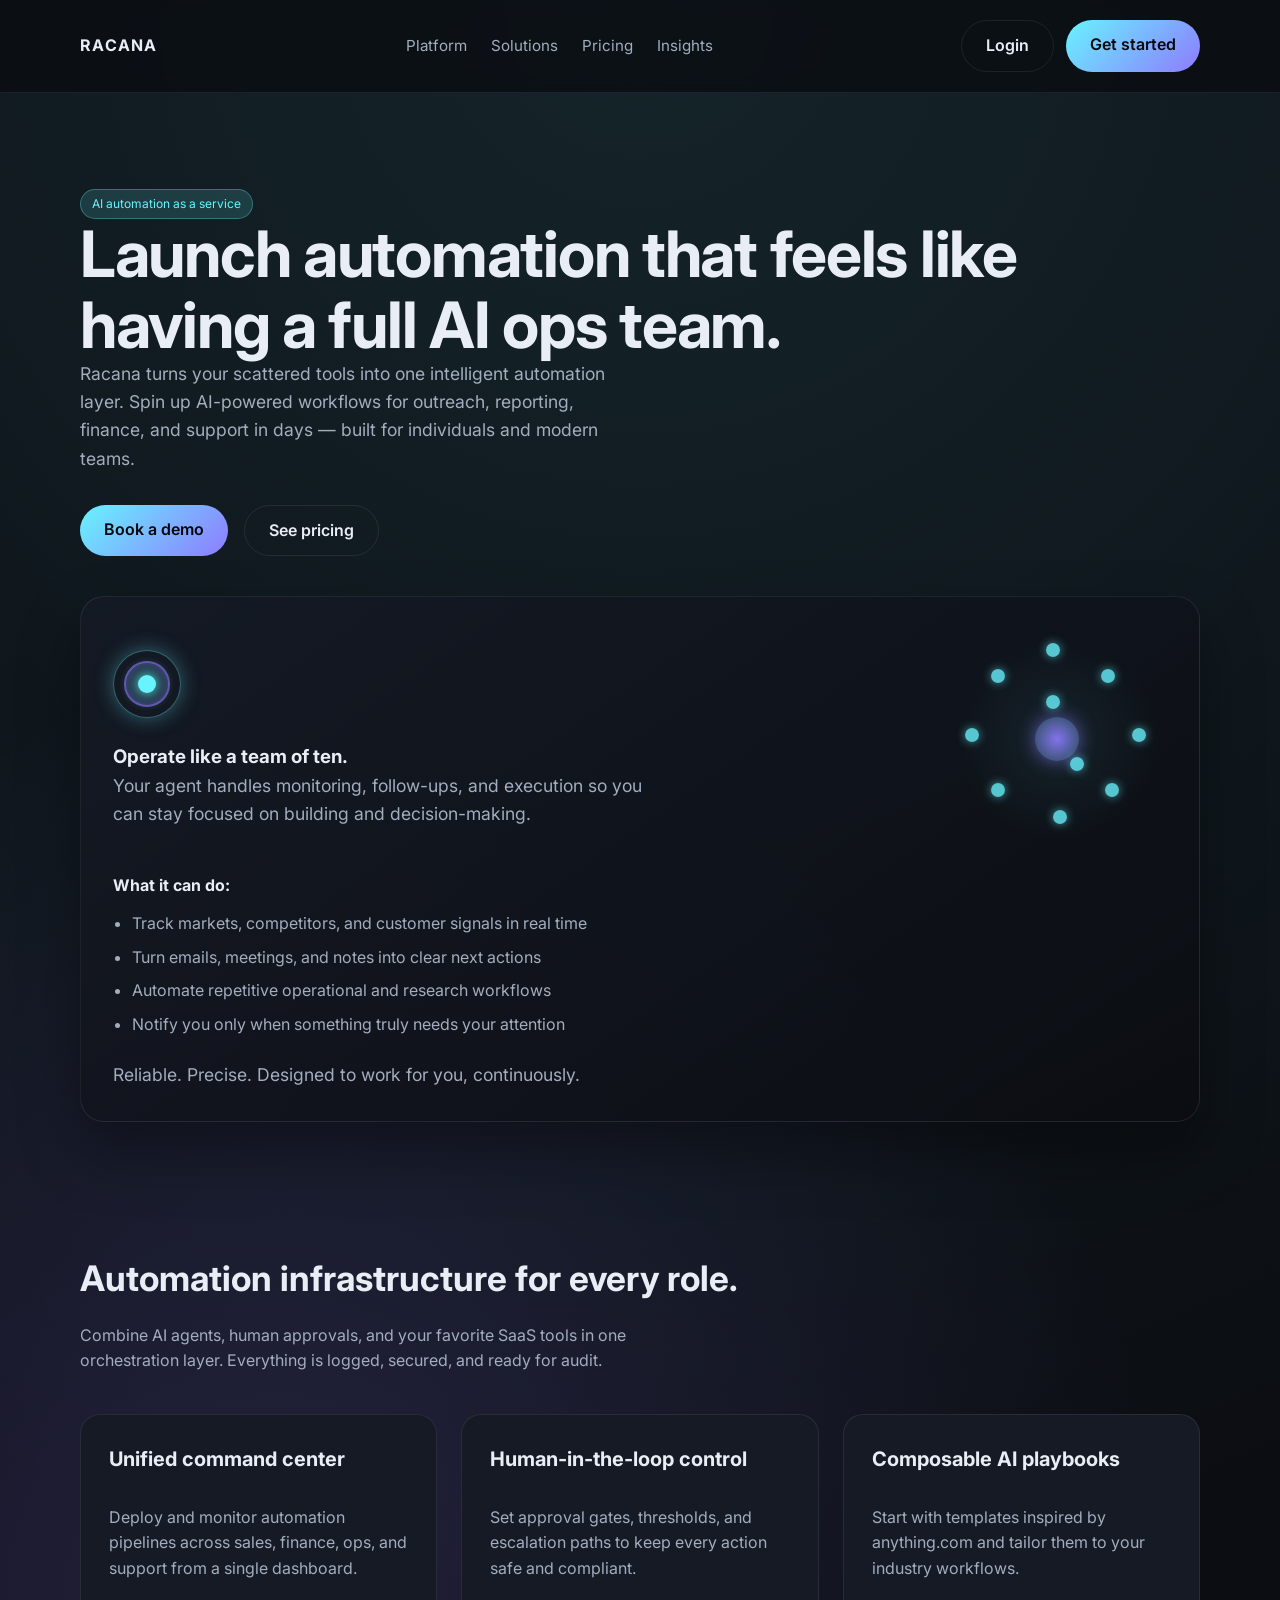
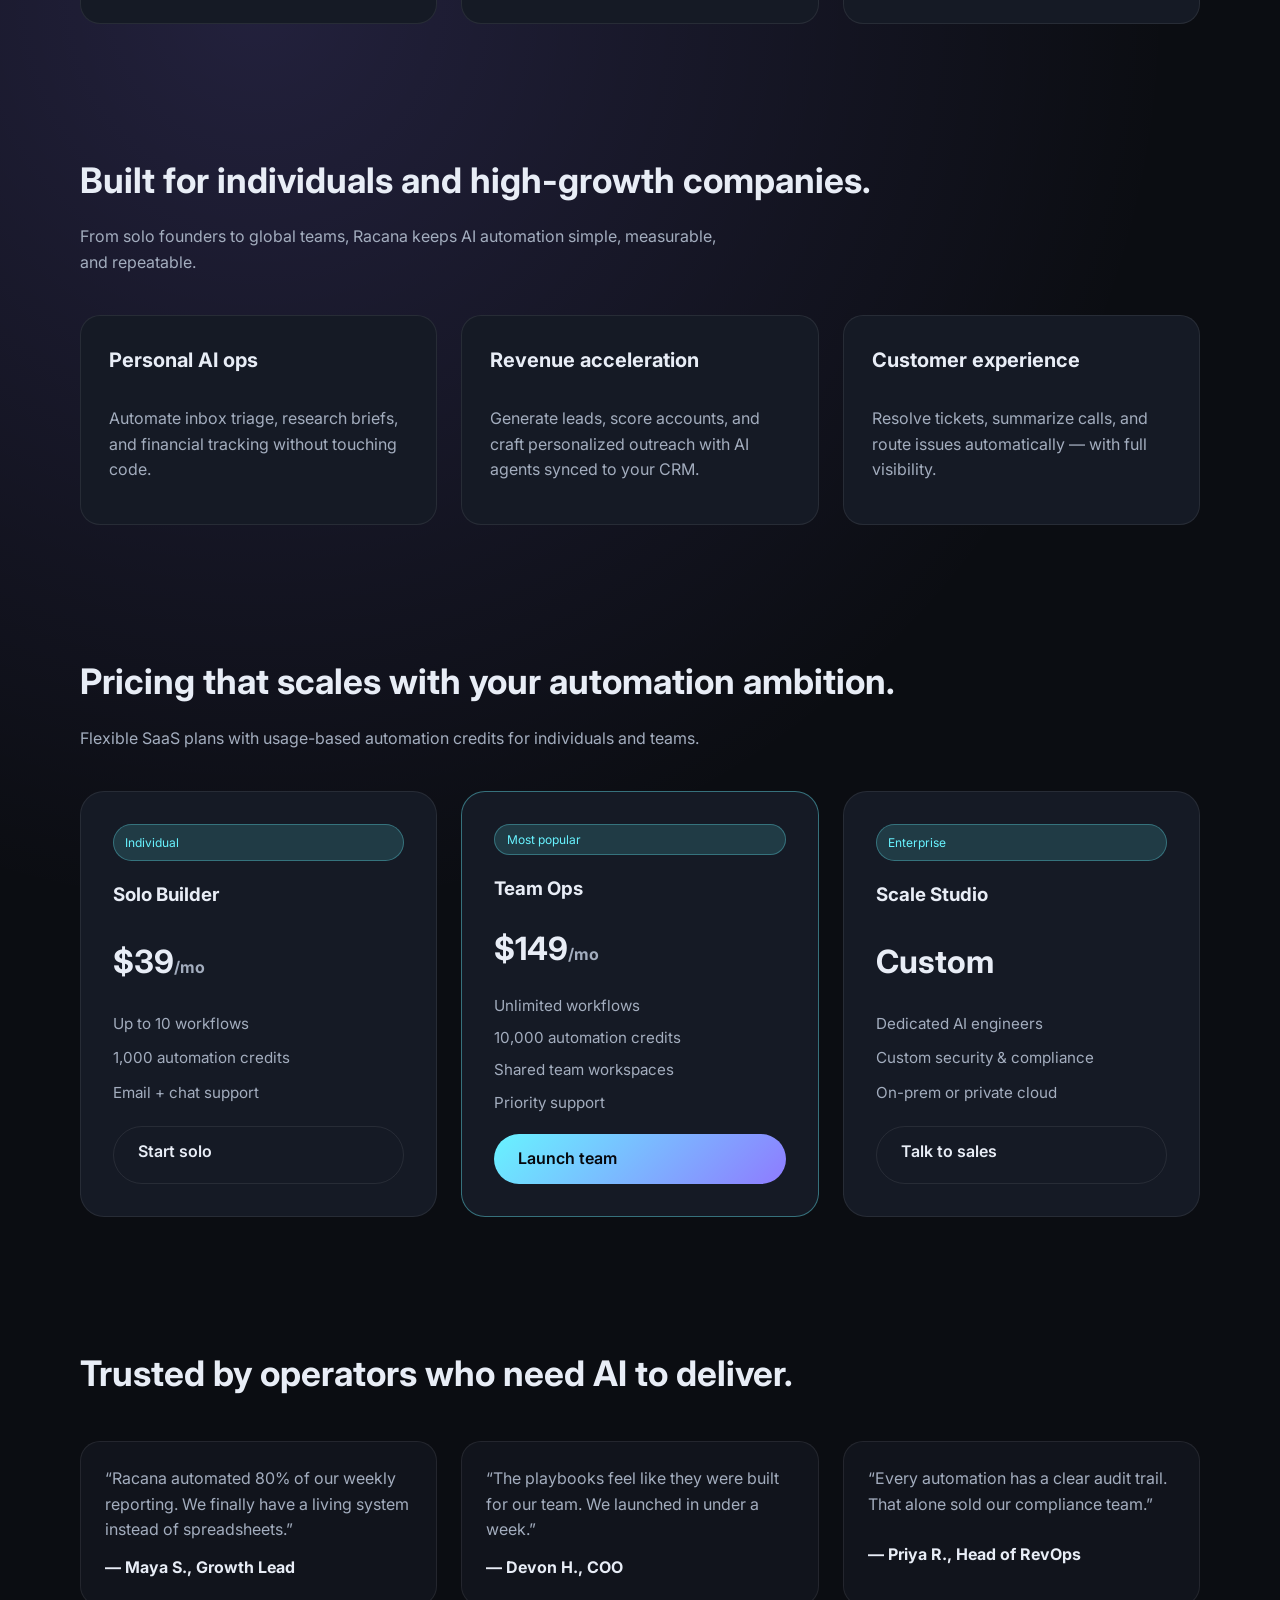
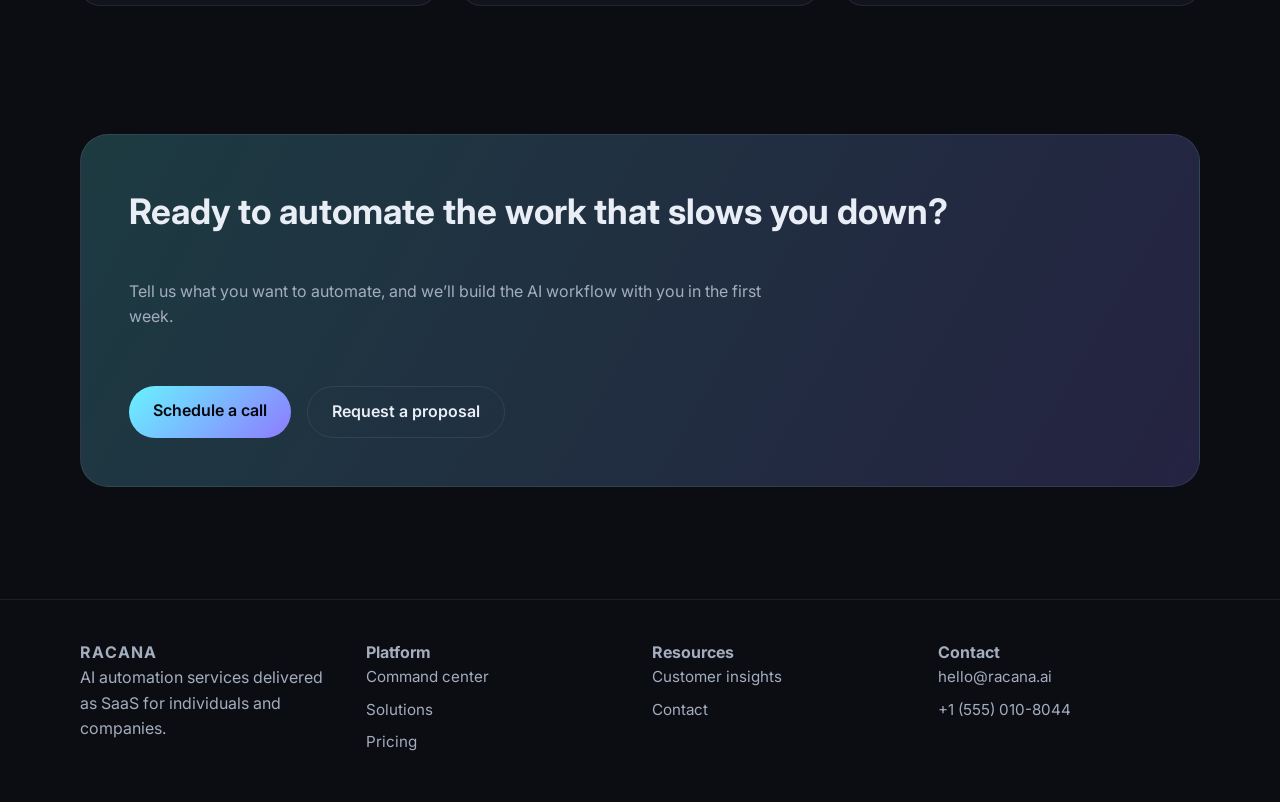
<file: index.html>
<!DOCTYPE html>
<html lang="en">
<head>
  <meta charset="UTF-8" />
  <meta name="viewport" content="width=device-width, initial-scale=1" />
  <title>Racana AI Automation</title>
  <link rel="preconnect" href="https://fonts.googleapis.com" />
  <link rel="preconnect" href="https://fonts.gstatic.com" crossorigin />
  <link href="https://fonts.googleapis.com/css2?family=Inter:wght@300;400;500;600;700&display=swap" rel="stylesheet" />
  <link rel="stylesheet" href="css/main.css" />
</head>
<body>
  <header>
    <div class="container nav">
      <div class="logo">RACANA</div>
      <nav class="nav-links">
        <a href="#platform">Platform</a>
        <a href="#solutions">Solutions</a>
        <a href="#pricing">Pricing</a>
        <a href="#insights">Insights</a>
      </nav>
      <div class="nav-cta">
        <a class="btn" href="google-login.html">Login</a>
        <a class="btn btn-primary" href="#contact">Get started</a>
      </div>
    </div>
  </header>

  <main>
    <section class="hero container">
      <div>
        <span class="badge">AI automation as a service</span>
        <h1>Launch automation that feels like having a full AI ops team.</h1>
        <p>
          Racana turns your scattered tools into one intelligent automation layer. Spin up AI-powered workflows for
          outreach, reporting, finance, and support in days — built for individuals and modern teams.
        </p>
        <div class="hero-actions">
          <a class="btn btn-primary" href="#contact">Book a demo</a>
          <a class="btn" href="#pricing">See pricing</a>
        </div>
      </div>
      <div class="hero-panel">
        <div class="hero-panel-header">
          <div class="hero-panel-content">
            <div class="jarvis-logo" aria-hidden="true">
              <span class="jarvis-core"></span>
              <span class="jarvis-ring"></span>
            </div>
            <div>
              <h3>Operate like a team of ten.</h3>
              <p>
                Your agent handles monitoring, follow-ups, and execution so you can stay focused on building and
                decision-making.
              </p>
            </div>
          </div>
          <div class="team-animation" aria-hidden="true">
            <span class="team-core"></span>
            <span class="team-node"></span>
            <span class="team-node"></span>
            <span class="team-node"></span>
            <span class="team-node"></span>
            <span class="team-node"></span>
            <span class="team-node"></span>
            <span class="team-node"></span>
            <span class="team-node"></span>
            <span class="team-node"></span>
            <span class="team-node"></span>
          </div>
        </div>
        <div class="hero-list">
          <strong>What it can do:</strong>
          <ul>
            <li>Track markets, competitors, and customer signals in real time</li>
            <li>Turn emails, meetings, and notes into clear next actions</li>
            <li>Automate repetitive operational and research workflows</li>
            <li>Notify you only when something truly needs your attention</li>
          </ul>
        </div>
        <p class="hero-footnote">
          Reliable. Precise. Designed to work for you, continuously.
        </p>
      </div>
    </section>

    <section id="platform" class="section container">
      <h2>Automation infrastructure for every role.</h2>
      <p>
        Combine AI agents, human approvals, and your favorite SaaS tools in one orchestration layer. Everything is
        logged, secured, and ready for audit.
      </p>
      <div class="grid grid-3">
        <div class="card">
          <h3>Unified command center</h3>
          <p>Deploy and monitor automation pipelines across sales, finance, ops, and support from a single dashboard.</p>
        </div>
        <div class="card">
          <h3>Human-in-the-loop control</h3>
          <p>Set approval gates, thresholds, and escalation paths to keep every action safe and compliant.</p>
        </div>
        <div class="card">
          <h3>Composable AI playbooks</h3>
          <p>Start with templates inspired by anything.com and tailor them to your industry workflows.</p>
        </div>
      </div>
    </section>

    <section id="solutions" class="section container">
      <h2>Built for individuals and high-growth companies.</h2>
      <p>
        From solo founders to global teams, Racana keeps AI automation simple, measurable, and repeatable.
      </p>
      <div class="grid grid-3">
        <div class="card">
          <h3>Personal AI ops</h3>
          <p>Automate inbox triage, research briefs, and financial tracking without touching code.</p>
        </div>
        <div class="card">
          <h3>Revenue acceleration</h3>
          <p>Generate leads, score accounts, and craft personalized outreach with AI agents synced to your CRM.</p>
        </div>
        <div class="card">
          <h3>Customer experience</h3>
          <p>Resolve tickets, summarize calls, and route issues automatically — with full visibility.</p>
        </div>
      </div>
    </section>

    <section id="pricing" class="section container">
      <h2>Pricing that scales with your automation ambition.</h2>
      <p>Flexible SaaS plans with usage-based automation credits for individuals and teams.</p>
      <div class="pricing">
        <div class="price-card">
          <span class="badge">Individual</span>
          <h3>Solo Builder</h3>
          <div class="price">$39<span style="font-size: 1rem; color: var(--muted);">/mo</span></div>
          <div class="list">
            <span>Up to 10 workflows</span>
            <span>1,000 automation credits</span>
            <span>Email + chat support</span>
          </div>
          <a class="btn" href="#contact">Start solo</a>
        </div>
        <div class="price-card" style="border: 1px solid rgba(104, 243, 255, 0.4);">
          <span class="badge">Most popular</span>
          <h3>Team Ops</h3>
          <div class="price">$149<span style="font-size: 1rem; color: var(--muted);">/mo</span></div>
          <div class="list">
            <span>Unlimited workflows</span>
            <span>10,000 automation credits</span>
            <span>Shared team workspaces</span>
            <span>Priority support</span>
          </div>
          <a class="btn btn-primary" href="#contact">Launch team</a>
        </div>
        <div class="price-card">
          <span class="badge">Enterprise</span>
          <h3>Scale Studio</h3>
          <div class="price">Custom</div>
          <div class="list">
            <span>Dedicated AI engineers</span>
            <span>Custom security & compliance</span>
            <span>On-prem or private cloud</span>
          </div>
          <a class="btn" href="#contact">Talk to sales</a>
        </div>
      </div>
    </section>

    <section id="insights" class="section container">
      <h2>Trusted by operators who need AI to deliver.</h2>
      <div class="grid grid-3">
        <div class="testimonial">
          <p>“Racana automated 80% of our weekly reporting. We finally have a living system instead of spreadsheets.”</p>
          <strong>— Maya S., Growth Lead</strong>
        </div>
        <div class="testimonial">
          <p>“The playbooks feel like they were built for our team. We launched in under a week.”</p>
          <strong>— Devon H., COO</strong>
        </div>
        <div class="testimonial">
          <p>“Every automation has a clear audit trail. That alone sold our compliance team.”</p>
          <strong>— Priya R., Head of RevOps</strong>
        </div>
      </div>
    </section>

    <section id="contact" class="section container">
      <div class="cta">
        <h2>Ready to automate the work that slows you down?</h2>
        <p>Tell us what you want to automate, and we’ll build the AI workflow with you in the first week.</p>
        <div class="hero-actions">
          <a class="btn btn-primary" href="mailto:hello@racana.ai">Schedule a call</a>
          <a class="btn" href="mailto:hello@racana.ai">Request a proposal</a>
        </div>
      </div>
    </section>
  </main>

  <footer>
    <div class="container footer-grid">
      <div>
        <div class="logo">RACANA</div>
        <p>AI automation services delivered as SaaS for individuals and companies.</p>
      </div>
      <div>
        <strong>Platform</strong>
        <div class="list">
          <a href="#platform">Command center</a>
          <a href="#solutions">Solutions</a>
          <a href="#pricing">Pricing</a>
        </div>
      </div>
      <div>
        <strong>Resources</strong>
        <div class="list">
          <a href="#insights">Customer insights</a>
          <a href="#contact">Contact</a>
        </div>
      </div>
      <div>
        <strong>Contact</strong>
        <div class="list">
          <span>hello@racana.ai</span>
          <span>+1 (555) 010-8044</span>
        </div>
      </div>
    </div>
  </footer>
  <script src="js/main.js"></script>
</body>
</html>
</file>
<file: css/main.css>
:root {
  color-scheme: dark;
  --bg: #0b0d12;
  --bg-alt: #11141c;
  --card: #151a25;
  --accent: #68f3ff;
  --accent-2: #8e7bff;
  --text: #e8edf6;
  --muted: #a3adbe;
  --line: rgba(255, 255, 255, 0.08);
}

* {
  box-sizing: border-box;
  margin: 0;
  padding: 0;
  font-family: "Inter", system-ui, -apple-system, sans-serif;
}

body {
  background: radial-gradient(circle at top, rgba(104, 243, 255, 0.1), transparent 40%),
    radial-gradient(circle at 20% 40%, rgba(142, 123, 255, 0.18), transparent 35%),
    var(--bg);
  color: var(--text);
  line-height: 1.6;
}

a {
  color: inherit;
  text-decoration: none;
}

header {
  border-bottom: 1px solid var(--line);
  backdrop-filter: blur(8px);
  position: sticky;
  top: 0;
  z-index: 10;
  background: rgba(11, 13, 18, 0.8);
}

.container {
  width: min(1120px, 92vw);
  margin: 0 auto;
}

.nav {
  display: flex;
  align-items: center;
  justify-content: space-between;
  padding: 1.25rem 0;
}

.logo {
  font-weight: 700;
  letter-spacing: 0.08em;
  font-size: 1rem;
}

.nav-links {
  display: flex;
  gap: 1.5rem;
  font-size: 0.95rem;
  color: var(--muted);
}

.nav-cta {
  display: flex;
  gap: 0.75rem;
}

.btn {
  padding: 0.75rem 1.5rem;
  border-radius: 999px;
  border: 1px solid var(--line);
  font-weight: 600;
  transition: all 0.2s ease;
}

.btn-primary {
  background: linear-gradient(135deg, var(--accent), var(--accent-2));
  color: #05070d;
  border: none;
}

.btn:hover {
  transform: translateY(-1px);
  box-shadow: 0 12px 24px rgba(0, 0, 0, 0.25);
}

.hero {
  padding: 6rem 0 4rem;
  display: grid;
  gap: 2.5rem;
}

.hero h1 {
  font-size: clamp(2.5rem, 5vw, 4rem);
  letter-spacing: -0.02em;
  line-height: 1.1;
}

.hero p {
  font-size: 1.1rem;
  color: var(--muted);
  max-width: 560px;
}

.hero-actions {
  display: flex;
  flex-wrap: wrap;
  gap: 1rem;
  margin-top: 2rem;
}

.hero-panel {
  background: linear-gradient(145deg, rgba(21, 26, 37, 0.9), rgba(11, 13, 18, 0.9));
  border: 1px solid var(--line);
  border-radius: 1.5rem;
  padding: 2rem;
  display: grid;
  gap: 1.5rem;
  box-shadow: 0 30px 60px rgba(0, 0, 0, 0.35);
}

.hero-panel-header {
  display: grid;
  grid-template-columns: minmax(0, 1.4fr) minmax(0, 1fr);
  gap: 1.5rem;
  align-items: center;
}

.hero-panel-content {
  display: grid;
  gap: 1.5rem;
}

.jarvis-logo {
  width: 68px;
  height: 68px;
  border-radius: 50%;
  position: relative;
  background: radial-gradient(circle at center, rgba(104, 243, 255, 0.35), transparent 60%);
  border: 1px solid rgba(104, 243, 255, 0.35);
  box-shadow: 0 0 20px rgba(104, 243, 255, 0.35);
  display: grid;
  place-items: center;
}

.jarvis-core {
  width: 18px;
  height: 18px;
  border-radius: 50%;
  background: var(--accent);
  box-shadow: 0 0 12px rgba(104, 243, 255, 0.8);
}

.jarvis-ring {
  position: absolute;
  inset: 10px;
  border-radius: 50%;
  border: 2px solid rgba(142, 123, 255, 0.6);
  box-shadow: inset 0 0 10px rgba(142, 123, 255, 0.5);
}

.team-animation {
  position: relative;
  width: min(220px, 100%);
  aspect-ratio: 1;
  margin-left: auto;
  border-radius: 50%;
  background: radial-gradient(circle at center, rgba(104, 243, 255, 0.08), transparent 65%);
}

.team-core {
  position: absolute;
  inset: 40%;
  border-radius: 50%;
  background: radial-gradient(circle at center, rgba(142, 123, 255, 0.9), rgba(104, 243, 255, 0.2));
  box-shadow: 0 0 18px rgba(142, 123, 255, 0.6);
}

.team-node {
  position: absolute;
  width: 14px;
  height: 14px;
  border-radius: 50%;
  background: rgba(104, 243, 255, 0.8);
  box-shadow: 0 0 10px rgba(104, 243, 255, 0.6);
  animation: pulse-node 2.4s ease-in-out infinite;
}

.team-node:nth-of-type(2) { top: 6%; left: 45%; animation-delay: 0s; }
.team-node:nth-of-type(3) { top: 18%; left: 70%; animation-delay: 0.2s; }
.team-node:nth-of-type(4) { top: 45%; left: 84%; animation-delay: 0.4s; }
.team-node:nth-of-type(5) { top: 70%; left: 72%; animation-delay: 0.6s; }
.team-node:nth-of-type(6) { top: 82%; left: 48%; animation-delay: 0.8s; }
.team-node:nth-of-type(7) { top: 70%; left: 20%; animation-delay: 1s; }
.team-node:nth-of-type(8) { top: 45%; left: 8%; animation-delay: 1.2s; }
.team-node:nth-of-type(9) { top: 18%; left: 20%; animation-delay: 1.4s; }
.team-node:nth-of-type(10) { top: 30%; left: 45%; animation-delay: 1.6s; }
.team-node:nth-of-type(11) { top: 58%; left: 56%; animation-delay: 1.8s; }

@keyframes pulse-node {
  0%,
  100% {
    transform: scale(0.9);
    opacity: 0.65;
  }
  50% {
    transform: scale(1.15);
    opacity: 1;
  }
}

.hero-list {
  display: grid;
  gap: 0.75rem;
  color: var(--muted);
}

.hero-list strong {
  color: var(--text);
}

.hero-list ul {
  padding-left: 1.2rem;
  display: grid;
  gap: 0.5rem;
}

.hero-footnote {
  color: var(--muted);
  font-size: 0.95rem;
}

.hero-metrics {
  display: grid;
  grid-template-columns: repeat(auto-fit, minmax(160px, 1fr));
  gap: 1rem;
}

.metric {
  background: var(--card);
  border-radius: 1rem;
  padding: 1rem;
  border: 1px solid var(--line);
}

.metric span {
  display: block;
  font-size: 1.5rem;
  font-weight: 700;
}

.section {
  padding: 4rem 0;
}

.section h2 {
  font-size: 2.2rem;
  margin-bottom: 1rem;
}

.section p {
  color: var(--muted);
  max-width: 640px;
}

.grid {
  display: grid;
  gap: 1.5rem;
  margin-top: 2.5rem;
}

.grid-3 {
  grid-template-columns: repeat(auto-fit, minmax(240px, 1fr));
}

.card {
  background: var(--card);
  border-radius: 1.25rem;
  padding: 1.75rem;
  border: 1px solid var(--line);
  display: grid;
  gap: 1rem;
  min-height: 210px;
}

.card h3 {
  font-size: 1.25rem;
}

.card p {
  color: var(--muted);
}

.pricing {
  display: grid;
  grid-template-columns: repeat(auto-fit, minmax(260px, 1fr));
  gap: 1.5rem;
  margin-top: 2.5rem;
}

.price-card {
  border-radius: 1.5rem;
  padding: 2rem;
  background: var(--card);
  border: 1px solid var(--line);
  display: grid;
  gap: 1.2rem;
}

.price {
  font-size: 2rem;
  font-weight: 700;
}

.badge {
  display: inline-flex;
  align-items: center;
  gap: 0.4rem;
  font-size: 0.75rem;
  padding: 0.3rem 0.7rem;
  border-radius: 999px;
  background: rgba(104, 243, 255, 0.15);
  color: var(--accent);
  border: 1px solid rgba(104, 243, 255, 0.3);
}

.list {
  display: grid;
  gap: 0.5rem;
  color: var(--muted);
  font-size: 0.95rem;
}

.testimonial {
  display: grid;
  gap: 0.75rem;
  background: var(--bg-alt);
  border-radius: 1.25rem;
  padding: 1.5rem;
  border: 1px solid var(--line);
}

.cta {
  background: linear-gradient(120deg, rgba(104, 243, 255, 0.2), rgba(142, 123, 255, 0.2));
  padding: 3rem;
  border-radius: 1.75rem;
  border: 1px solid var(--line);
  display: flex;
  flex-direction: column;
  gap: 1.5rem;
  align-items: flex-start;
}

footer {
  padding: 2.5rem 0 3rem;
  color: var(--muted);
  border-top: 1px solid var(--line);
  margin-top: 3rem;
}

.footer-grid {
  display: grid;
  gap: 1.5rem;
  grid-template-columns: repeat(auto-fit, minmax(160px, 1fr));
}

@media (max-width: 720px) {
  .nav-links {
    display: none;
  }

  .hero-panel-header {
    grid-template-columns: 1fr;
  }

  .team-animation {
    margin: 0 auto;
  }

  .hero {
    padding-top: 4rem;
  }

  .cta {
    padding: 2rem;
  }
}
</file>
